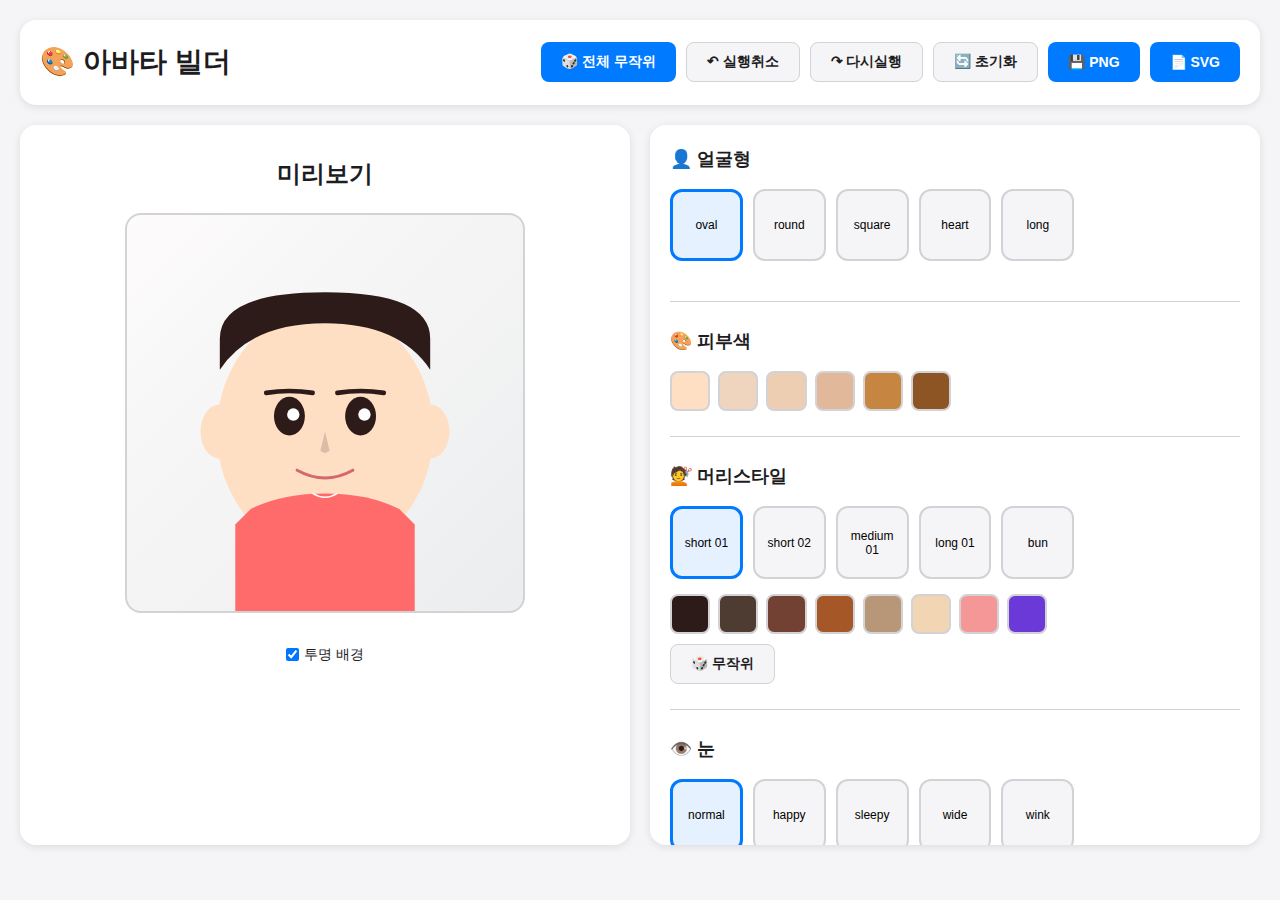
<file: examples/avatar-builder/index.html>
<!DOCTYPE html>
<html lang="ko">
<head>
  <meta charset="UTF-8">
  <meta name="viewport" content="width=device-width, initial-scale=1.0">
  <title>아바타 빌더 - 메모지 스타일</title>
  <link rel="stylesheet" href="styles.css">
</head>
<body>
  <div class="container">
    <header>
      <h1>🎨 아바타 빌더</h1>
      <div class="header-actions">
        <button class="btn" onclick="randomizeAll()" aria-label="전체 무작위 생성">🎲 전체 무작위</button>
        <button class="btn btn-secondary" onclick="undo()" aria-label="실행 취소">↶ 실행취소</button>
        <button class="btn btn-secondary" onclick="redo()" aria-label="다시 실행">↷ 다시실행</button>
        <button class="btn btn-secondary" onclick="resetAvatar()" aria-label="초기화">🔄 초기화</button>
        <button class="btn" onclick="exportPNG()" aria-label="PNG로 내보내기">💾 PNG</button>
        <button class="btn" onclick="exportSVG()" aria-label="SVG로 내보내기">📄 SVG</button>
      </div>
    </header>

    <div class="main-grid">
      <!-- 미리보기 패널 -->
      <div class="preview-panel">
        <h2>미리보기</h2>
        <svg id="avatarPreview" viewBox="0 0 512 512" xmlns="http://www.w3.org/2000/svg">
          <!-- SVG 정의부 -->
          <defs id="assetDefs"></defs>
          
          <!-- 레이어 순서대로 렌더링 -->
          <g data-part="faceShape"></g>
          <g data-part="ears"></g>
          <g data-part="skinTone"></g>
          <g data-part="hairBack"></g>
          <g data-part="eyebrows"></g>
          <g data-part="eyes"></g>
          <g data-part="nose"></g>
          <g data-part="mouth"></g>
          <g data-part="top"></g>
          <g data-part="hair"></g>
        </svg>
        
        <div class="export-options">
          <label>
            <input type="checkbox" id="transparentBg" checked>
            투명 배경
          </label>
        </div>
      </div>

      <!-- 편집 패널 -->
      <div class="editor-panel">
        <!-- 얼굴형 -->
        <div class="part-section">
          <div class="part-title">👤 얼굴형</div>
          <div class="options-grid" id="faceShapeOptions"></div>
        </div>

        <!-- 피부색 -->
        <div class="part-section">
          <div class="part-title">🎨 피부색</div>
          <div class="color-palette" id="skinToneOptions"></div>
        </div>

        <!-- 머리스타일 -->
        <div class="part-section">
          <div class="part-title">💇 머리스타일</div>
          <div class="options-grid" id="hairOptions"></div>
          <div class="color-palette" id="hairColorOptions"></div>
          <div class="control-group">
            <button class="btn btn-secondary" onclick="randomizePart('hair')">🎲 무작위</button>
          </div>
        </div>

        <!-- 눈 -->
        <div class="part-section">
          <div class="part-title">👁️ 눈</div>
          <div class="options-grid" id="eyesOptions"></div>
          <div class="color-palette" id="eyesColorOptions"></div>
        </div>

        <!-- 눈썹 -->
        <div class="part-section">
          <div class="part-title">✨ 눈썹</div>
          <div class="options-grid" id="eyebrowsOptions"></div>
          <div class="color-palette" id="eyebrowsColorOptions"></div>
        </div>

        <!-- 코 -->
        <div class="part-section">
          <div class="part-title">👃 코</div>
          <div class="options-grid" id="noseOptions"></div>
        </div>

        <!-- 입 -->
        <div class="part-section">
          <div class="part-title">👄 입</div>
          <div class="options-grid" id="mouthOptions"></div>
          <div class="color-palette" id="mouthColorOptions"></div>
        </div>

        <!-- 귀 -->
        <div class="part-section">
          <div class="part-title">👂 귀</div>
          <div class="options-grid" id="earsOptions"></div>
        </div>

        <!-- 상의 -->
        <div class="part-section">
          <div class="part-title">👕 상의</div>
          <div class="options-grid" id="topOptions"></div>
          <div class="color-palette" id="topColorOptions"></div>
        </div>

        <!-- 프리셋 관리 -->
        <div class="part-section">
          <div class="part-title">💾 프리셋</div>
          <div class="preset-actions">
            <button class="btn btn-secondary" onclick="savePreset()">저장</button>
            <button class="btn btn-secondary" onclick="loadPreset()">불러오기</button>
            <button class="btn btn-secondary" onclick="copyJSON()">JSON 복사</button>
            <button class="btn btn-secondary" onclick="toggleJSONViewer()">JSON 보기</button>
          </div>
          <div id="jsonViewer" class="json-viewer"></div>
        </div>
      </div>
    </div>
  </div>

  <script src="main.js"></script>
</body>
</html>
</file>
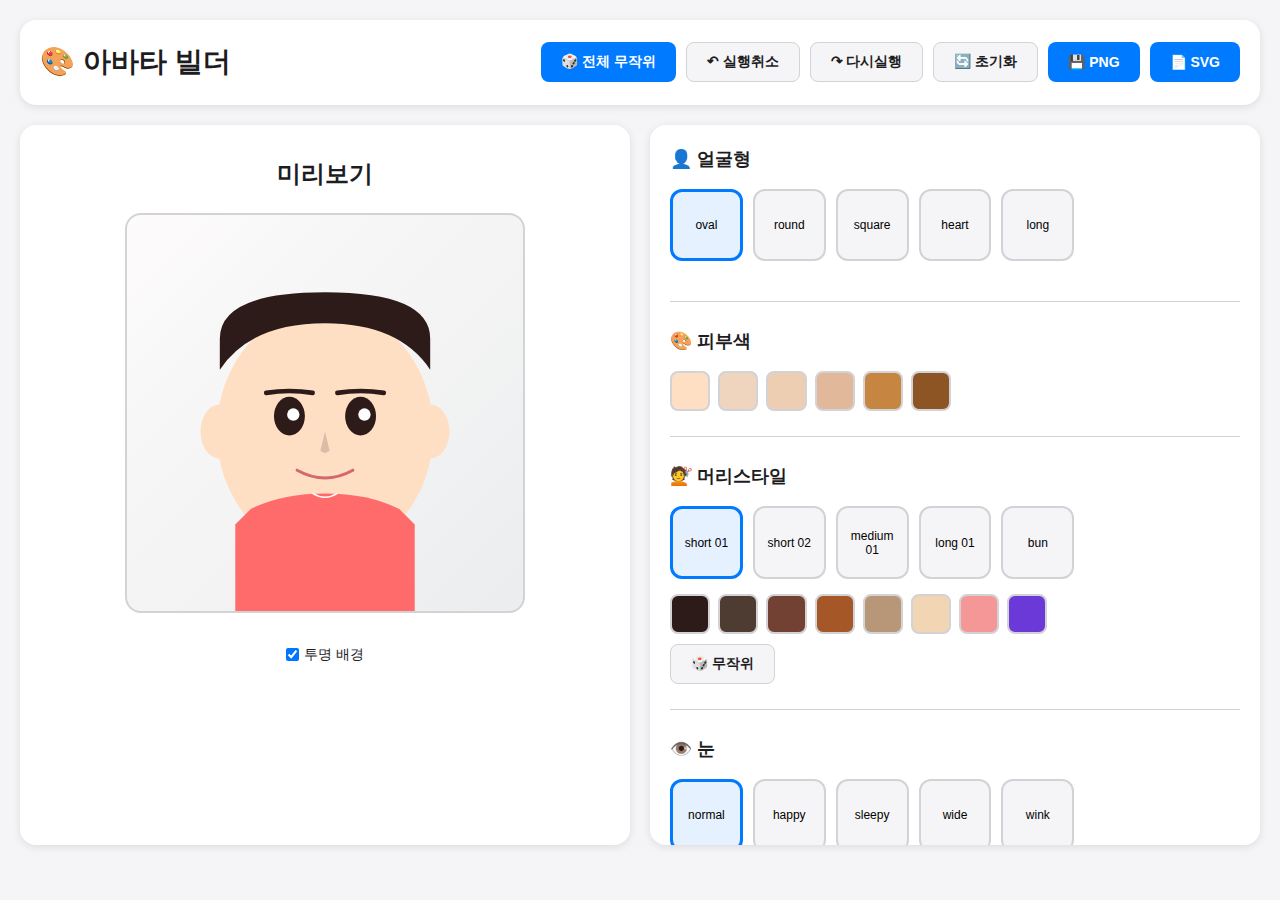
<file: examples/avatar-builder-standalone.html>
<!DOCTYPE html>
<html lang="ko">
<head>
  <meta charset="UTF-8">
  <meta name="viewport" content="width=device-width, initial-scale=1.0">
  <title>아바타 빌더 - 메모지 스타일</title>
  <style>
    * {
      margin: 0;
      padding: 0;
      box-sizing: border-box;
    }

    :root {
      --primary: #007aff;
      --primary-hover: #0051d5;
      --bg-light: #f5f5f7;
      --bg-white: #ffffff;
      --border: #d2d2d7;
      --text-primary: #1d1d1f;
      --text-secondary: #86868b;
      --shadow: 0 2px 8px rgba(0,0,0,0.1);
    }

    body {
      font-family: -apple-system, BlinkMacSystemFont, 'Segoe UI', Roboto, sans-serif;
      background: var(--bg-light);
      color: var(--text-primary);
      line-height: 1.6;
    }

    .container {
      max-width: 1400px;
      margin: 0 auto;
      padding: 20px;
    }

    header {
      background: var(--bg-white);
      padding: 20px;
      border-radius: 16px;
      margin-bottom: 20px;
      box-shadow: var(--shadow);
      display: flex;
      justify-content: space-between;
      align-items: center;
      flex-wrap: wrap;
      gap: 15px;
    }

    h1 {
      font-size: 28px;
      font-weight: 700;
    }

    .header-actions {
      display: flex;
      gap: 10px;
      flex-wrap: wrap;
    }

    .btn {
      padding: 10px 20px;
      border: none;
      border-radius: 8px;
      background: var(--primary);
      color: white;
      font-size: 14px;
      font-weight: 600;
      cursor: pointer;
      transition: all 0.2s;
    }

    .btn:hover {
      background: var(--primary-hover);
      transform: translateY(-1px);
    }

    .btn:focus {
      outline: 2px solid var(--primary);
      outline-offset: 2px;
    }

    .btn-secondary {
      background: var(--bg-light);
      color: var(--text-primary);
      border: 1px solid var(--border);
    }

    .btn-secondary:hover {
      background: #e8e8ed;
    }

    .main-grid {
      display: grid;
      grid-template-columns: 1fr 1fr;
      gap: 20px;
    }

    .preview-panel {
      background: var(--bg-white);
      padding: 30px;
      border-radius: 16px;
      box-shadow: var(--shadow);
      display: flex;
      flex-direction: column;
      align-items: center;
      gap: 20px;
    }

    #avatarPreview {
      width: 100%;
      max-width: 400px;
      height: 400px;
      border: 2px solid var(--border);
      border-radius: 16px;
      background: linear-gradient(135deg, #fdfbfb 0%, #ebedee 100%);
    }

    .editor-panel {
      background: var(--bg-white);
      padding: 20px;
      border-radius: 16px;
      box-shadow: var(--shadow);
      max-height: 80vh;
      overflow-y: auto;
    }

    .part-section {
      margin-bottom: 25px;
      padding-bottom: 25px;
      border-bottom: 1px solid var(--border);
    }

    .part-section:last-child {
      border-bottom: none;
    }

    .part-title {
      font-size: 18px;
      font-weight: 600;
      margin-bottom: 15px;
      display: flex;
      align-items: center;
      gap: 8px;
    }

    .options-grid {
      display: grid;
      grid-template-columns: repeat(auto-fill, minmax(70px, 1fr));
      gap: 10px;
      margin-bottom: 15px;
    }

    .option-btn {
      aspect-ratio: 1;
      border: 2px solid var(--border);
      border-radius: 12px;
      background: var(--bg-light);
      cursor: pointer;
      transition: all 0.2s;
      padding: 5px;
      display: flex;
      align-items: center;
      justify-content: center;
      font-size: 12px;
      text-align: center;
    }

    .option-btn:hover {
      border-color: var(--primary);
      transform: scale(1.05);
    }

    .option-btn[aria-pressed="true"] {
      border-color: var(--primary);
      background: rgba(0, 122, 255, 0.1);
      border-width: 3px;
    }

    .option-btn:focus {
      outline: 2px solid var(--primary);
      outline-offset: 2px;
    }

    .color-palette {
      display: grid;
      grid-template-columns: repeat(auto-fill, minmax(40px, 1fr));
      gap: 8px;
    }

    .color-btn {
      aspect-ratio: 1;
      border: 2px solid var(--border);
      border-radius: 8px;
      cursor: pointer;
      transition: all 0.2s;
    }

    .color-btn:hover {
      transform: scale(1.1);
    }

    .color-btn[aria-pressed="true"] {
      border-width: 3px;
      border-color: var(--text-primary);
      box-shadow: 0 0 0 2px white, 0 0 0 4px var(--text-primary);
    }

    .color-btn:focus {
      outline: 2px solid var(--primary);
      outline-offset: 2px;
    }

    .control-group {
      display: flex;
      gap: 10px;
      margin-top: 10px;
    }

    /* 반응형 */
    @media (max-width: 1024px) {
      .main-grid {
        grid-template-columns: 1fr;
      }

      #avatarPreview {
        max-width: 300px;
        height: 300px;
      }
    }

    @media (max-width: 768px) {
      .options-grid {
        grid-template-columns: repeat(auto-fill, minmax(60px, 1fr));
      }

      .header-actions {
        width: 100%;
        justify-content: center;
      }
    }

    /* 접근성 */
    .sr-only {
      position: absolute;
      width: 1px;
      height: 1px;
      padding: 0;
      margin: -1px;
      overflow: hidden;
      clip: rect(0,0,0,0);
      border: 0;
    }

    /* 커스텀 스크롤바 */
    .editor-panel::-webkit-scrollbar {
      width: 8px;
    }

    .editor-panel::-webkit-scrollbar-track {
      background: var(--bg-light);
      border-radius: 4px;
    }

    .editor-panel::-webkit-scrollbar-thumb {
      background: var(--border);
      border-radius: 4px;
    }

    .editor-panel::-webkit-scrollbar-thumb:hover {
      background: var(--text-secondary);
    }

    .preset-actions {
      display: flex;
      gap: 10px;
      margin-top: 20px;
      flex-wrap: wrap;
    }

    .json-viewer {
      background: #f8f8f8;
      border: 1px solid var(--border);
      border-radius: 8px;
      padding: 15px;
      margin-top: 10px;
      font-family: 'Courier New', monospace;
      font-size: 12px;
      max-height: 200px;
      overflow-y: auto;
      display: none;
    }

    .json-viewer.show {
      display: block;
    }

    .export-options {
      display: flex;
      gap: 10px;
      margin-top: 10px;
    }

    .export-options label {
      display: flex;
      align-items: center;
      gap: 5px;
      font-size: 14px;
    }
  </style>
</head>
<body>
  <div class="container">
    <header>
      <h1>🎨 아바타 빌더</h1>
      <div class="header-actions">
        <button class="btn" onclick="randomizeAll()" aria-label="전체 무작위 생성">🎲 전체 무작위</button>
        <button class="btn btn-secondary" onclick="undo()" aria-label="실행 취소">↶ 실행취소</button>
        <button class="btn btn-secondary" onclick="redo()" aria-label="다시 실행">↷ 다시실행</button>
        <button class="btn btn-secondary" onclick="resetAvatar()" aria-label="초기화">🔄 초기화</button>
        <button class="btn" onclick="exportPNG()" aria-label="PNG로 내보내기">💾 PNG</button>
        <button class="btn" onclick="exportSVG()" aria-label="SVG로 내보내기">📄 SVG</button>
      </div>
    </header>

    <div class="main-grid">
      <!-- 미리보기 패널 -->
      <div class="preview-panel">
        <h2>미리보기</h2>
        <svg id="avatarPreview" viewBox="0 0 512 512" xmlns="http://www.w3.org/2000/svg">
          <!-- SVG 정의부 -->
          <defs id="assetDefs"></defs>
          
          <!-- 레이어 순서대로 렌더링 -->
          <g data-part="faceShape"></g>
          <g data-part="ears"></g>
          <g data-part="skinTone"></g>
          <g data-part="hairBack"></g>
          <g data-part="eyebrows"></g>
          <g data-part="eyes"></g>
          <g data-part="nose"></g>
          <g data-part="mouth"></g>
          <g data-part="top"></g>
          <g data-part="hair"></g>
        </svg>
        
        <div class="export-options">
          <label>
            <input type="checkbox" id="transparentBg" checked>
            투명 배경
          </label>
        </div>
      </div>

      <!-- 편집 패널 -->
      <div class="editor-panel">
        <!-- 얼굴형 -->
        <div class="part-section">
          <div class="part-title">👤 얼굴형</div>
          <div class="options-grid" id="faceShapeOptions"></div>
        </div>

        <!-- 피부색 -->
        <div class="part-section">
          <div class="part-title">🎨 피부색</div>
          <div class="color-palette" id="skinToneOptions"></div>
        </div>

        <!-- 머리스타일 -->
        <div class="part-section">
          <div class="part-title">💇 머리스타일</div>
          <div class="options-grid" id="hairOptions"></div>
          <div class="color-palette" id="hairColorOptions"></div>
          <div class="control-group">
            <button class="btn btn-secondary" onclick="randomizePart('hair')">🎲 무작위</button>
          </div>
        </div>

        <!-- 눈 -->
        <div class="part-section">
          <div class="part-title">👁️ 눈</div>
          <div class="options-grid" id="eyesOptions"></div>
          <div class="color-palette" id="eyesColorOptions"></div>
        </div>

        <!-- 눈썹 -->
        <div class="part-section">
          <div class="part-title">✨ 눈썹</div>
          <div class="options-grid" id="eyebrowsOptions"></div>
          <div class="color-palette" id="eyebrowsColorOptions"></div>
        </div>

        <!-- 코 -->
        <div class="part-section">
          <div class="part-title">👃 코</div>
          <div class="options-grid" id="noseOptions"></div>
        </div>

        <!-- 입 -->
        <div class="part-section">
          <div class="part-title">👄 입</div>
          <div class="options-grid" id="mouthOptions"></div>
          <div class="color-palette" id="mouthColorOptions"></div>
        </div>

        <!-- 귀 -->
        <div class="part-section">
          <div class="part-title">👂 귀</div>
          <div class="options-grid" id="earsOptions"></div>
        </div>

        <!-- 상의 -->
        <div class="part-section">
          <div class="part-title">👕 상의</div>
          <div class="options-grid" id="topOptions"></div>
          <div class="color-palette" id="topColorOptions"></div>
        </div>

        <!-- 프리셋 관리 -->
        <div class="part-section">
          <div class="part-title">💾 프리셋</div>
          <div class="preset-actions">
            <button class="btn btn-secondary" onclick="savePreset()">저장</button>
            <button class="btn btn-secondary" onclick="loadPreset()">불러오기</button>
            <button class="btn btn-secondary" onclick="copyJSON()">JSON 복사</button>
            <button class="btn btn-secondary" onclick="toggleJSONViewer()">JSON 보기</button>
          </div>
          <div id="jsonViewer" class="json-viewer"></div>
        </div>
      </div>
    </div>
  </div>

  <script>
    // ===== 에셋 정의 =====
    const ASSETS = {
      faceShape: {
        oval: `<ellipse cx="256" cy="280" rx="140" ry="160" fill="var(--skin-color)"/>`,
        round: `<circle cx="256" cy="280" r="150" fill="var(--skin-color)"/>`,
        square: `<rect x="116" y="130" width="280" height="300" rx="40" fill="var(--skin-color)"/>`,
        heart: `<path d="M 256 130 Q 180 130 140 200 Q 140 280 256 400 Q 372 280 372 200 Q 332 130 256 130 Z" fill="var(--skin-color)"/>`,
        long: `<ellipse cx="256" cy="280" rx="120" ry="180" fill="var(--skin-color)"/>`
      },
      
      ears: {
        normal: `<ellipse cx="120" cy="280" rx="25" ry="35" fill="var(--skin-color)"/>
                <ellipse cx="392" cy="280" rx="25" ry="35" fill="var(--skin-color)"/>`,
        small: `<ellipse cx="120" cy="280" rx="18" ry="28" fill="var(--skin-color)"/>
               <ellipse cx="392" cy="280" rx="18" ry="28" fill="var(--skin-color)"/>`,
        large: `<ellipse cx="120" cy="280" rx="30" ry="42" fill="var(--skin-color)"/>
               <ellipse cx="392" cy="280" rx="30" ry="42" fill="var(--skin-color)"/>`,
        elf: `<path d="M 120 250 Q 100 260 110 290 Q 115 280 120 280 Z" fill="var(--skin-color)"/>
             <path d="M 392 250 Q 412 260 402 290 Q 397 280 392 280 Z" fill="var(--skin-color)"/>`
      },

      hair: {
        short_01: `<path d="M 256 140 Q 160 140 120 200 L 120 160 Q 120 100 256 100 Q 392 100 392 160 L 392 200 Q 352 140 256 140 Z" fill="var(--hair-color)"/>`,
        short_02: `<path d="M 256 120 Q 140 120 110 180 Q 110 140 256 110 Q 402 140 402 180 Q 372 120 256 120 Z" fill="var(--hair-color)"/>`,
        medium_01: `<path d="M 256 100 Q 120 100 100 200 L 100 220 Q 110 200 120 200 Q 120 140 256 130 Q 392 140 392 200 Q 402 200 412 220 L 412 200 Q 392 100 256 100 Z" fill="var(--hair-color)"/>`,
        long_01: `<path d="M 256 100 Q 100 100 90 250 L 90 300 Q 95 280 110 260 Q 120 200 256 140 Q 392 200 402 260 Q 417 280 422 300 L 422 250 Q 412 100 256 100 Z" fill="var(--hair-color)"/>`,
        bun: `<path d="M 256 140 Q 160 140 120 200 L 120 160 Q 120 100 256 100 Q 392 100 392 160 L 392 200 Q 352 140 256 140 Z" fill="var(--hair-color)"/>
             <circle cx="256" cy="80" r="40" fill="var(--hair-color)"/>`
      },

      hairBack: {
        short_01: ``,
        short_02: ``,
        medium_01: `<path d="M 110 240 Q 100 300 120 350 M 402 240 Q 412 300 392 350" stroke="var(--hair-color)" stroke-width="20" fill="none"/>`,
        long_01: `<path d="M 100 280 Q 90 350 100 420 M 412 280 Q 422 350 412 420" stroke="var(--hair-color)" stroke-width="25" fill="none"/>`,
        bun: ``
      },

      eyes: {
        normal: `<ellipse cx="210" cy="260" rx="20" ry="25" fill="var(--eyes-color)"/>
                <ellipse cx="302" cy="260" rx="20" ry="25" fill="var(--eyes-color)"/>
                <circle cx="215" cy="258" r="8" fill="white"/>
                <circle cx="307" cy="258" r="8" fill="white"/>`,
        happy: `<path d="M 190 260 Q 210 270 230 260" stroke="var(--eyes-color)" stroke-width="4" fill="none"/>
               <path d="M 282 260 Q 302 270 322 260" stroke="var(--eyes-color)" stroke-width="4" fill="none"/>`,
        sleepy: `<line x1="190" y1="265" x2="230" y2="265" stroke="var(--eyes-color)" stroke-width="4"/>
                <line x1="282" y1="265" x2="322" y2="265" stroke="var(--eyes-color)" stroke-width="4"/>`,
        wide: `<circle cx="210" cy="260" r="25" fill="var(--eyes-color)"/>
              <circle cx="302" cy="260" r="25" fill="var(--eyes-color)"/>
              <circle cx="215" cy="255" r="10" fill="white"/>
              <circle cx="307" cy="255" r="10" fill="white"/>`,
        wink: `<ellipse cx="210" cy="260" rx="20" ry="25" fill="var(--eyes-color)"/>
              <circle cx="215" cy="258" r="8" fill="white"/>
              <path d="M 282 260 Q 302 270 322 260" stroke="var(--eyes-color)" stroke-width="4" fill="none"/>`
      },

      eyebrows: {
        normal: `<path d="M 180 230 Q 210 225 240 230" stroke="var(--eyebrows-color)" stroke-width="6" fill="none" stroke-linecap="round"/>
                <path d="M 272 230 Q 302 225 332 230" stroke="var(--eyebrows-color)" stroke-width="6" fill="none" stroke-linecap="round"/>`,
        angry: `<path d="M 180 235 Q 210 220 240 225" stroke="var(--eyebrows-color)" stroke-width="6" fill="none" stroke-linecap="round"/>
               <path d="M 272 225 Q 302 220 332 235" stroke="var(--eyebrows-color)" stroke-width="6" fill="none" stroke-linecap="round"/>`,
        raised: `<path d="M 180 225 Q 210 215 240 220" stroke="var(--eyebrows-color)" stroke-width="6" fill="none" stroke-linecap="round"/>
                <path d="M 272 220 Q 302 215 332 225" stroke="var(--eyebrows-color)" stroke-width="6" fill="none" stroke-linecap="round"/>`,
        sad: `<path d="M 180 230 Q 210 235 240 230" stroke="var(--eyebrows-color)" stroke-width="6" fill="none" stroke-linecap="round"/>
             <path d="M 272 230 Q 302 235 332 230" stroke="var(--eyebrows-color)" stroke-width="6" fill="none" stroke-linecap="round"/>`,
        thin: `<path d="M 180 230 Q 210 228 240 230" stroke="var(--eyebrows-color)" stroke-width="3" fill="none" stroke-linecap="round"/>
              <path d="M 272 230 Q 302 228 332 230" stroke="var(--eyebrows-color)" stroke-width="3" fill="none" stroke-linecap="round"/>`
      },

      nose: {
        small: `<ellipse cx="256" cy="300" rx="8" ry="12" fill="rgba(0,0,0,0.1)"/>`,
        normal: `<path d="M 256 280 L 250 305 L 256 308 L 262 305 Z" fill="rgba(0,0,0,0.15)"/>`,
        large: `<path d="M 256 270 Q 245 290 248 310 L 264 310 Q 267 290 256 270 Z" fill="rgba(0,0,0,0.15)"/>`,
        button: `<circle cx="256" cy="300" r="10" fill="rgba(0,0,0,0.1)"/>`,
        pointed: `<path d="M 256 280 L 252 305 L 256 310 L 260 305 Z" fill="rgba(0,0,0,0.15)"/>`
      },

      mouth: {
        smile: `<path d="M 220 330 Q 256 350 292 330" stroke="var(--mouth-color)" stroke-width="4" fill="none" stroke-linecap="round"/>`,
        laugh: `<path d="M 220 330 Q 256 360 292 330" stroke="var(--mouth-color)" stroke-width="5" fill="none" stroke-linecap="round"/>
               <path d="M 230 335 Q 256 350 282 335" fill="var(--mouth-color)" opacity="0.3"/>`,
        neutral: `<line x1="230" y1="340" x2="282" y2="340" stroke="var(--mouth-color)" stroke-width="4" stroke-linecap="round"/>`,
        sad: `<path d="M 220 345 Q 256 330 292 345" stroke="var(--mouth-color)" stroke-width="4" fill="none" stroke-linecap="round"/>`,
        open: `<ellipse cx="256" cy="340" rx="30" ry="20" fill="var(--mouth-color)"/>
              <ellipse cx="256" cy="335" rx="25" ry="15" fill="rgba(0,0,0,0.3)"/>`
      },

      top: {
        tshirt: `<path d="M 140 400 L 160 380 Q 200 360 256 360 Q 312 360 352 380 L 372 400 L 372 512 L 140 512 Z" fill="var(--top-color)"/>
                <path d="M 240 360 Q 256 370 272 360" stroke="white" stroke-width="2" fill="none"/>`,
        hoodie: `<path d="M 130 390 L 150 370 Q 200 350 256 350 Q 312 350 362 370 L 382 390 L 382 512 L 130 512 Z" fill="var(--top-color)"/>
                <path d="M 200 355 Q 256 340 312 355" stroke="rgba(0,0,0,0.2)" stroke-width="3" fill="none"/>
                <circle cx="200" cy="380" r="8" fill="rgba(0,0,0,0.3)"/>
                <circle cx="312" cy="380" r="8" fill="rgba(0,0,0,0.3)"/>`,
        vneck: `<path d="M 140 400 L 160 380 Q 200 360 256 360 Q 312 360 352 380 L 372 400 L 372 512 L 140 512 Z" fill="var(--top-color)"/>
               <path d="M 230 360 L 256 390 L 282 360" stroke="white" stroke-width="3" fill="none"/>`,
        collar: `<path d="M 140 400 L 160 380 Q 200 360 256 360 Q 312 360 352 380 L 372 400 L 372 512 L 140 512 Z" fill="var(--top-color)"/>
                <path d="M 220 360 L 220 385 L 256 375 L 292 385 L 292 360" fill="white"/>`,
        tank: `<path d="M 160 380 L 180 400 L 180 512 L 140 512 L 140 420 Z" fill="var(--top-color)"/>
              <path d="M 352 380 L 332 400 L 332 512 L 372 512 L 372 420 Z" fill="var(--top-color)"/>
              <rect x="180" y="380" width="152" height="132" fill="var(--top-color)"/>`
      }
    };

    // ===== 색상 팔레트 =====
    const COLORS = {
      skin: ['#FFDFC4', '#F0D5BE', '#EECEB3', '#E1B899', '#C68642', '#8D5524'],
      hair: ['#2C1B18', '#4E3B31', '#724133', '#A55728', '#B89778', '#F2D6B3', '#F59797', '#6A39D7'],
      eyes: ['#2C1B18', '#3D2817', '#5C4033', '#8B4513', '#1E90FF', '#228B22', '#9370DB'],
      eyebrows: ['#2C1B18', '#4E3B31', '#724133', '#A55728', '#B89778'],
      mouth: ['#D4686B', '#E87C7C', '#C25B5D', '#F4A7B9', '#DC6B9E'],
      top: ['#FF6B6B', '#4ECDC4', '#45B7D1', '#FFA07A', '#98D8C8', '#F7DC6F', '#BB8FCE', '#85C1E2']
    };

    // ===== 상태 관리 =====
    let avatarState = {
      faceShape: { id: 'oval' },
      skinTone: { id: 'tone1', color: COLORS.skin[0] },
      hair: { id: 'short_01', color: COLORS.hair[0] },
      eyes: { id: 'normal', color: COLORS.eyes[0] },
      eyebrows: { id: 'normal', color: COLORS.eyebrows[0] },
      nose: { id: 'normal' },
      mouth: { id: 'smile', color: COLORS.mouth[0] },
      ears: { id: 'normal' },
      top: { id: 'tshirt', color: COLORS.top[0] }
    };

    let history = [];
    let historyIndex = -1;
    const MAX_HISTORY = 10;

    // ===== 초기화 =====
    function init() {
      loadFromLocalStorage();
      setupUI();
      renderAvatar(avatarState);
      saveToHistory();
    }

    // ===== UI 설정 =====
    function setupUI() {
      // 얼굴형
      createOptions('faceShapeOptions', Object.keys(ASSETS.faceShape), 'faceShape', (id) => {
        applyOption('faceShape', { id });
      });

      // 피부색
      createColorOptions('skinToneOptions', COLORS.skin, (color, index) => {
        applyOption('skinTone', { id: `tone${index + 1}`, color });
      });

      // 머리
      createOptions('hairOptions', Object.keys(ASSETS.hair), 'hair', (id) => {
        applyOption('hair', { ...avatarState.hair, id });
      });
      createColorOptions('hairColorOptions', COLORS.hair, (color) => {
        applyColor('hair', color);
      });

      // 눈
      createOptions('eyesOptions', Object.keys(ASSETS.eyes), 'eyes', (id) => {
        applyOption('eyes', { ...avatarState.eyes, id });
      });
      createColorOptions('eyesColorOptions', COLORS.eyes, (color) => {
        applyColor('eyes', color);
      });

      // 눈썹
      createOptions('eyebrowsOptions', Object.keys(ASSETS.eyebrows), 'eyebrows', (id) => {
        applyOption('eyebrows', { ...avatarState.eyebrows, id });
      });
      createColorOptions('eyebrowsColorOptions', COLORS.eyebrows, (color) => {
        applyColor('eyebrows', color);
      });

      // 코
      createOptions('noseOptions', Object.keys(ASSETS.nose), 'nose', (id) => {
        applyOption('nose', { id });
      });

      // 입
      createOptions('mouthOptions', Object.keys(ASSETS.mouth), 'mouth', (id) => {
        applyOption('mouth', { ...avatarState.mouth, id });
      });
      createColorOptions('mouthColorOptions', COLORS.mouth, (color) => {
        applyColor('mouth', color);
      });

      // 귀
      createOptions('earsOptions', Object.keys(ASSETS.ears), 'ears', (id) => {
        applyOption('ears', { id });
      });

      // 상의
      createOptions('topOptions', Object.keys(ASSETS.top), 'top', (id) => {
        applyOption('top', { ...avatarState.top, id });
      });
      createColorOptions('topColorOptions', COLORS.top, (color) => {
        applyColor('top', color);
      });
    }

    function createOptions(containerId, options, part, callback) {
      const container = document.getElementById(containerId);
      container.innerHTML = '';
      
      options.forEach(option => {
        const btn = document.createElement('button');
        btn.className = 'option-btn';
        btn.textContent = option.replace(/_/g, ' ');
        btn.setAttribute('aria-pressed', avatarState[part].id === option);
        btn.setAttribute('aria-label', `${part} ${option}`);
        btn.onclick = () => {
          container.querySelectorAll('.option-btn').forEach(b => b.setAttribute('aria-pressed', 'false'));
          btn.setAttribute('aria-pressed', 'true');
          callback(option);
        };
        container.appendChild(btn);
      });
    }

    function createColorOptions(containerId, colors, callback) {
      const container = document.getElementById(containerId);
      container.innerHTML = '';
      
      colors.forEach((color, index) => {
        const btn = document.createElement('button');
        btn.className = 'color-btn';
        btn.style.background = color;
        btn.setAttribute('aria-pressed', 'false');
        btn.setAttribute('aria-label', `색상 ${index + 1}`);
        btn.onclick = () => {
          container.querySelectorAll('.color-btn').forEach(b => b.setAttribute('aria-pressed', 'false'));
          btn.setAttribute('aria-pressed', 'true');
          callback(color, index);
        };
        container.appendChild(btn);
      });
    }

    // ===== 상태 변경 =====
    function applyOption(part, option) {
      avatarState[part] = option;
      renderAvatar(avatarState);
      saveToHistory();
      saveToLocalStorage();
    }

    function applyColor(part, color) {
      avatarState[part].color = color;
      renderAvatar(avatarState);
      saveToHistory();
      saveToLocalStorage();
    }

    // ===== 렌더링 =====
    function renderAvatar(state) {
      const svg = document.getElementById('avatarPreview');
      
      // CSS 변수 설정
      svg.style.setProperty('--skin-color', state.skinTone.color);
      svg.style.setProperty('--hair-color', state.hair.color || COLORS.hair[0]);
      svg.style.setProperty('--eyes-color', state.eyes.color || COLORS.eyes[0]);
      svg.style.setProperty('--eyebrows-color', state.eyebrows.color || COLORS.eyebrows[0]);
      svg.style.setProperty('--mouth-color', state.mouth.color || COLORS.mouth[0]);
      svg.style.setProperty('--top-color', state.top.color || COLORS.top[0]);

      // 각 파트 렌더링
      renderPart('faceShape', ASSETS.faceShape[state.faceShape.id]);
      renderPart('ears', ASSETS.ears[state.ears.id]);
      renderPart('hairBack', ASSETS.hairBack[state.hair.id] || '');
      renderPart('hair', ASSETS.hair[state.hair.id]);
      renderPart('eyes', ASSETS.eyes[state.eyes.id]);
      renderPart('eyebrows', ASSETS.eyebrows[state.eyebrows.id]);
      renderPart('nose', ASSETS.nose[state.nose.id]);
      renderPart('mouth', ASSETS.mouth[state.mouth.id]);
      renderPart('top', ASSETS.top[state.top.id]);
    }

    function renderPart(partName, svgContent) {
      const group = document.querySelector(`[data-part="${partName}"]`);
      if (group) {
        group.innerHTML = svgContent || '';
      }
    }

    // ===== 히스토리 관리 =====
    function saveToHistory() {
      // 현재 위치 이후의 히스토리 제거
      history = history.slice(0, historyIndex + 1);
      
      // 새 상태 추가
      history.push(JSON.parse(JSON.stringify(avatarState)));
      
      // 최대 개수 유지
      if (history.length > MAX_HISTORY) {
        history.shift();
      } else {
        historyIndex++;
      }
    }

    function undo() {
      if (historyIndex > 0) {
        historyIndex--;
        avatarState = JSON.parse(JSON.stringify(history[historyIndex]));
        renderAvatar(avatarState);
        setupUI();
        saveToLocalStorage();
      }
    }

    function redo() {
      if (historyIndex < history.length - 1) {
        historyIndex++;
        avatarState = JSON.parse(JSON.stringify(history[historyIndex]));
        renderAvatar(avatarState);
        setupUI();
        saveToLocalStorage();
      }
    }

    // ===== 로컬 스토리지 =====
    function saveToLocalStorage() {
      localStorage.setItem('avatarState', JSON.stringify(avatarState));
    }

    function loadFromLocalStorage() {
      const saved = localStorage.getItem('avatarState');
      if (saved) {
        try {
          avatarState = JSON.parse(saved);
        } catch (e) {
          console.error('Failed to load saved state:', e);
        }
      }
    }

    // ===== 무작위 생성 =====
    function randomizeAll() {
      const faceShapes = Object.keys(ASSETS.faceShape);
      const hairStyles = Object.keys(ASSETS.hair);
      const eyeStyles = Object.keys(ASSETS.eyes);
      const eyebrowStyles = Object.keys(ASSETS.eyebrows);
      const noseStyles = Object.keys(ASSETS.nose);
      const mouthStyles = Object.keys(ASSETS.mouth);
      const earStyles = Object.keys(ASSETS.ears);
      const topStyles = Object.keys(ASSETS.top);

      avatarState = {
        faceShape: { id: faceShapes[Math.floor(Math.random() * faceShapes.length)] },
        skinTone: { id: `tone${Math.floor(Math.random() * COLORS.skin.length) + 1}`, color: COLORS.skin[Math.floor(Math.random() * COLORS.skin.length)] },
        hair: { id: hairStyles[Math.floor(Math.random() * hairStyles.length)], color: COLORS.hair[Math.floor(Math.random() * COLORS.hair.length)] },
        eyes: { id: eyeStyles[Math.floor(Math.random() * eyeStyles.length)], color: COLORS.eyes[Math.floor(Math.random() * COLORS.eyes.length)] },
        eyebrows: { id: eyebrowStyles[Math.floor(Math.random() * eyebrowStyles.length)], color: COLORS.eyebrows[Math.floor(Math.random() * COLORS.eyebrows.length)] },
        nose: { id: noseStyles[Math.floor(Math.random() * noseStyles.length)] },
        mouth: { id: mouthStyles[Math.floor(Math.random() * mouthStyles.length)], color: COLORS.mouth[Math.floor(Math.random() * COLORS.mouth.length)] },
        ears: { id: earStyles[Math.floor(Math.random() * earStyles.length)] },
        top: { id: topStyles[Math.floor(Math.random() * topStyles.length)], color: COLORS.top[Math.floor(Math.random() * COLORS.top.length)] }
      };

      renderAvatar(avatarState);
      setupUI();
      saveToHistory();
      saveToLocalStorage();
    }

    function randomizePart(part) {
      const styles = Object.keys(ASSETS[part]);
      const randomId = styles[Math.floor(Math.random() * styles.length)];
      const colorKey = part === 'hair' ? 'hair' : part;
      const randomColor = COLORS[colorKey] ? COLORS[colorKey][Math.floor(Math.random() * COLORS[colorKey].length)] : null;

      if (randomColor) {
        avatarState[part] = { id: randomId, color: randomColor };
      } else {
        avatarState[part] = { id: randomId };
      }

      renderAvatar(avatarState);
      setupUI();
      saveToHistory();
      saveToLocalStorage();
    }

    // ===== 초기화 =====
    function resetAvatar() {
      if (confirm('아바타를 초기화하시겠습니까?')) {
        avatarState = {
          faceShape: { id: 'oval' },
          skinTone: { id: 'tone1', color: COLORS.skin[0] },
          hair: { id: 'short_01', color: COLORS.hair[0] },
          eyes: { id: 'normal', color: COLORS.eyes[0] },
          eyebrows: { id: 'normal', color: COLORS.eyebrows[0] },
          nose: { id: 'normal' },
          mouth: { id: 'smile', color: COLORS.mouth[0] },
          ears: { id: 'normal' },
          top: { id: 'tshirt', color: COLORS.top[0] }
        };
        renderAvatar(avatarState);
        setupUI();
        saveToHistory();
        saveToLocalStorage();
      }
    }

    // ===== 내보내기 =====
    function exportSVG() {
      const svg = document.getElementById('avatarPreview');
      const svgData = new XMLSerializer().serializeToString(svg);
      const blob = new Blob([svgData], { type: 'image/svg+xml' });
      const url = URL.createObjectURL(blob);
      
      const a = document.createElement('a');
      a.href = url;
      a.download = 'avatar.svg';
      a.click();
      
      URL.revokeObjectURL(url);
    }

    function exportPNG() {
      const svg = document.getElementById('avatarPreview');
      const svgData = new XMLSerializer().serializeToString(svg);
      const canvas = document.createElement('canvas');
      const ctx = canvas.getContext('2d');
      const img = new Image();

      canvas.width = 512;
      canvas.height = 512;

      img.onload = function() {
        const transparent = document.getElementById('transparentBg').checked;
        
        if (!transparent) {
          ctx.fillStyle = 'white';
          ctx.fillRect(0, 0, canvas.width, canvas.height);
        }
        
        ctx.drawImage(img, 0, 0);
        
        canvas.toBlob(function(blob) {
          const url = URL.createObjectURL(blob);
          const a = document.createElement('a');
          a.href = url;
          a.download = 'avatar.png';
          a.click();
          URL.revokeObjectURL(url);
        });
      };

      img.src = 'data:image/svg+xml;base64,' + btoa(unescape(encodeURIComponent(svgData)));
    }

    // ===== 프리셋 관리 =====
    function savePreset() {
      const presets = JSON.parse(localStorage.getItem('avatarPresets') || '[]');
      const name = prompt('프리셋 이름을 입력하세요:');
      
      if (name) {
        presets.push({ name, state: avatarState });
        localStorage.setItem('avatarPresets', JSON.stringify(presets));
        alert('프리셋이 저장되었습니다!');
      }
    }

    function loadPreset() {
      const presets = JSON.parse(localStorage.getItem('avatarPresets') || '[]');
      
      if (presets.length === 0) {
        alert('저장된 프리셋이 없습니다.');
        return;
      }

      const names = presets.map((p, i) => `${i + 1}. ${p.name}`).join('\n');
      const index = prompt(`불러올 프리셋 번호를 입력하세요:\n${names}`);
      
      if (index && presets[parseInt(index) - 1]) {
        avatarState = presets[parseInt(index) - 1].state;
        renderAvatar(avatarState);
        setupUI();
        saveToHistory();
        saveToLocalStorage();
      }
    }

    function copyJSON() {
      const json = JSON.stringify(avatarState, null, 2);
      navigator.clipboard.writeText(json).then(() => {
        alert('JSON이 클립보드에 복사되었습니다!');
      });
    }

    function toggleJSONViewer() {
      const viewer = document.getElementById('jsonViewer');
      viewer.classList.toggle('show');
      
      if (viewer.classList.contains('show')) {
        viewer.textContent = JSON.stringify(avatarState, null, 2);
      }
    }

    // ===== 키보드 접근성 =====
    document.addEventListener('keydown', (e) => {
      if (e.ctrlKey || e.metaKey) {
        if (e.key === 'z') {
          e.preventDefault();
          if (e.shiftKey) {
            redo();
          } else {
            undo();
          }
        }
      }
    });

    // ===== 앱 시작 =====
    window.addEventListener('DOMContentLoaded', init);
  </script>
</body>
</html>
</file>
<file: examples/avatar-builder/styles.css>
* {
  margin: 0;
  padding: 0;
  box-sizing: border-box;
}

:root {
  --primary: #007aff;
  --primary-hover: #0051d5;
  --bg-light: #f5f5f7;
  --bg-white: #ffffff;
  --border: #d2d2d7;
  --text-primary: #1d1d1f;
  --text-secondary: #86868b;
  --shadow: 0 2px 8px rgba(0,0,0,0.1);
}

body {
  font-family: -apple-system, BlinkMacSystemFont, 'Segoe UI', Roboto, sans-serif;
  background: var(--bg-light);
  color: var(--text-primary);
  line-height: 1.6;
}

.container {
  max-width: 1400px;
  margin: 0 auto;
  padding: 20px;
}

header {
  background: var(--bg-white);
  padding: 20px;
  border-radius: 16px;
  margin-bottom: 20px;
  box-shadow: var(--shadow);
  display: flex;
  justify-content: space-between;
  align-items: center;
  flex-wrap: wrap;
  gap: 15px;
}

h1 {
  font-size: 28px;
  font-weight: 700;
}

.header-actions {
  display: flex;
  gap: 10px;
  flex-wrap: wrap;
}

.btn {
  padding: 10px 20px;
  border: none;
  border-radius: 8px;
  background: var(--primary);
  color: white;
  font-size: 14px;
  font-weight: 600;
  cursor: pointer;
  transition: all 0.2s;
}

.btn:hover {
  background: var(--primary-hover);
  transform: translateY(-1px);
}

.btn:focus {
  outline: 2px solid var(--primary);
  outline-offset: 2px;
}

.btn-secondary {
  background: var(--bg-light);
  color: var(--text-primary);
  border: 1px solid var(--border);
}

.btn-secondary:hover {
  background: #e8e8ed;
}

.main-grid {
  display: grid;
  grid-template-columns: 1fr 1fr;
  gap: 20px;
}

.preview-panel {
  background: var(--bg-white);
  padding: 30px;
  border-radius: 16px;
  box-shadow: var(--shadow);
  display: flex;
  flex-direction: column;
  align-items: center;
  gap: 20px;
}

#avatarPreview {
  width: 100%;
  max-width: 400px;
  height: 400px;
  border: 2px solid var(--border);
  border-radius: 16px;
  background: linear-gradient(135deg, #fdfbfb 0%, #ebedee 100%);
}

.editor-panel {
  background: var(--bg-white);
  padding: 20px;
  border-radius: 16px;
  box-shadow: var(--shadow);
  max-height: 80vh;
  overflow-y: auto;
}

.part-section {
  margin-bottom: 25px;
  padding-bottom: 25px;
  border-bottom: 1px solid var(--border);
}

.part-section:last-child {
  border-bottom: none;
}

.part-title {
  font-size: 18px;
  font-weight: 600;
  margin-bottom: 15px;
  display: flex;
  align-items: center;
  gap: 8px;
}

.options-grid {
  display: grid;
  grid-template-columns: repeat(auto-fill, minmax(70px, 1fr));
  gap: 10px;
  margin-bottom: 15px;
}

.option-btn {
  aspect-ratio: 1;
  border: 2px solid var(--border);
  border-radius: 12px;
  background: var(--bg-light);
  cursor: pointer;
  transition: all 0.2s;
  padding: 5px;
  display: flex;
  align-items: center;
  justify-content: center;
  font-size: 12px;
  text-align: center;
}

.option-btn:hover {
  border-color: var(--primary);
  transform: scale(1.05);
}

.option-btn[aria-pressed="true"] {
  border-color: var(--primary);
  background: rgba(0, 122, 255, 0.1);
  border-width: 3px;
}

.option-btn:focus {
  outline: 2px solid var(--primary);
  outline-offset: 2px;
}

.color-palette {
  display: grid;
  grid-template-columns: repeat(auto-fill, minmax(40px, 1fr));
  gap: 8px;
}

.color-btn {
  aspect-ratio: 1;
  border: 2px solid var(--border);
  border-radius: 8px;
  cursor: pointer;
  transition: all 0.2s;
}

.color-btn:hover {
  transform: scale(1.1);
}

.color-btn[aria-pressed="true"] {
  border-width: 3px;
  border-color: var(--text-primary);
  box-shadow: 0 0 0 2px white, 0 0 0 4px var(--text-primary);
}

.color-btn:focus {
  outline: 2px solid var(--primary);
  outline-offset: 2px;
}

.control-group {
  display: flex;
  gap: 10px;
  margin-top: 10px;
}

/* 반응형 */
@media (max-width: 1024px) {
  .main-grid {
    grid-template-columns: 1fr;
    display: flex;
    flex-direction: column;
    height: calc(100vh - 200px);
  }

  .preview-panel {
    position: sticky;
    top: 0;
    z-index: 10;
    flex-shrink: 0;
    padding: 20px;
  }

  .editor-panel {
    flex: 1;
    overflow-y: auto;
    max-height: none;
  }

  #avatarPreview {
    max-width: 300px;
    height: 300px;
  }
}

@media (max-width: 768px) {
  .options-grid {
    grid-template-columns: repeat(auto-fill, minmax(60px, 1fr));
  }

  .header-actions {
    width: 100%;
    justify-content: center;
  }

  .main-grid {
    height: calc(100vh - 180px);
  }

  .preview-panel {
    padding: 15px;
  }

  #avatarPreview {
    max-width: 250px;
    height: 250px;
  }
}

/* 접근성 */
.sr-only {
  position: absolute;
  width: 1px;
  height: 1px;
  padding: 0;
  margin: -1px;
  overflow: hidden;
  clip: rect(0,0,0,0);
  border: 0;
}

/* 커스텀 스크롤바 */
.editor-panel::-webkit-scrollbar {
  width: 8px;
}

.editor-panel::-webkit-scrollbar-track {
  background: var(--bg-light);
  border-radius: 4px;
}

.editor-panel::-webkit-scrollbar-thumb {
  background: var(--border);
  border-radius: 4px;
}

.editor-panel::-webkit-scrollbar-thumb:hover {
  background: var(--text-secondary);
}

.preset-actions {
  display: flex;
  gap: 10px;
  margin-top: 20px;
  flex-wrap: wrap;
}

.json-viewer {
  background: #f8f8f8;
  border: 1px solid var(--border);
  border-radius: 8px;
  padding: 15px;
  margin-top: 10px;
  font-family: 'Courier New', monospace;
  font-size: 12px;
  max-height: 200px;
  overflow-y: auto;
  display: none;
}

.json-viewer.show {
  display: block;
}

.export-options {
  display: flex;
  gap: 10px;
  margin-top: 10px;
}

.export-options label {
  display: flex;
  align-items: center;
  gap: 5px;
  font-size: 14px;
}
</file>
